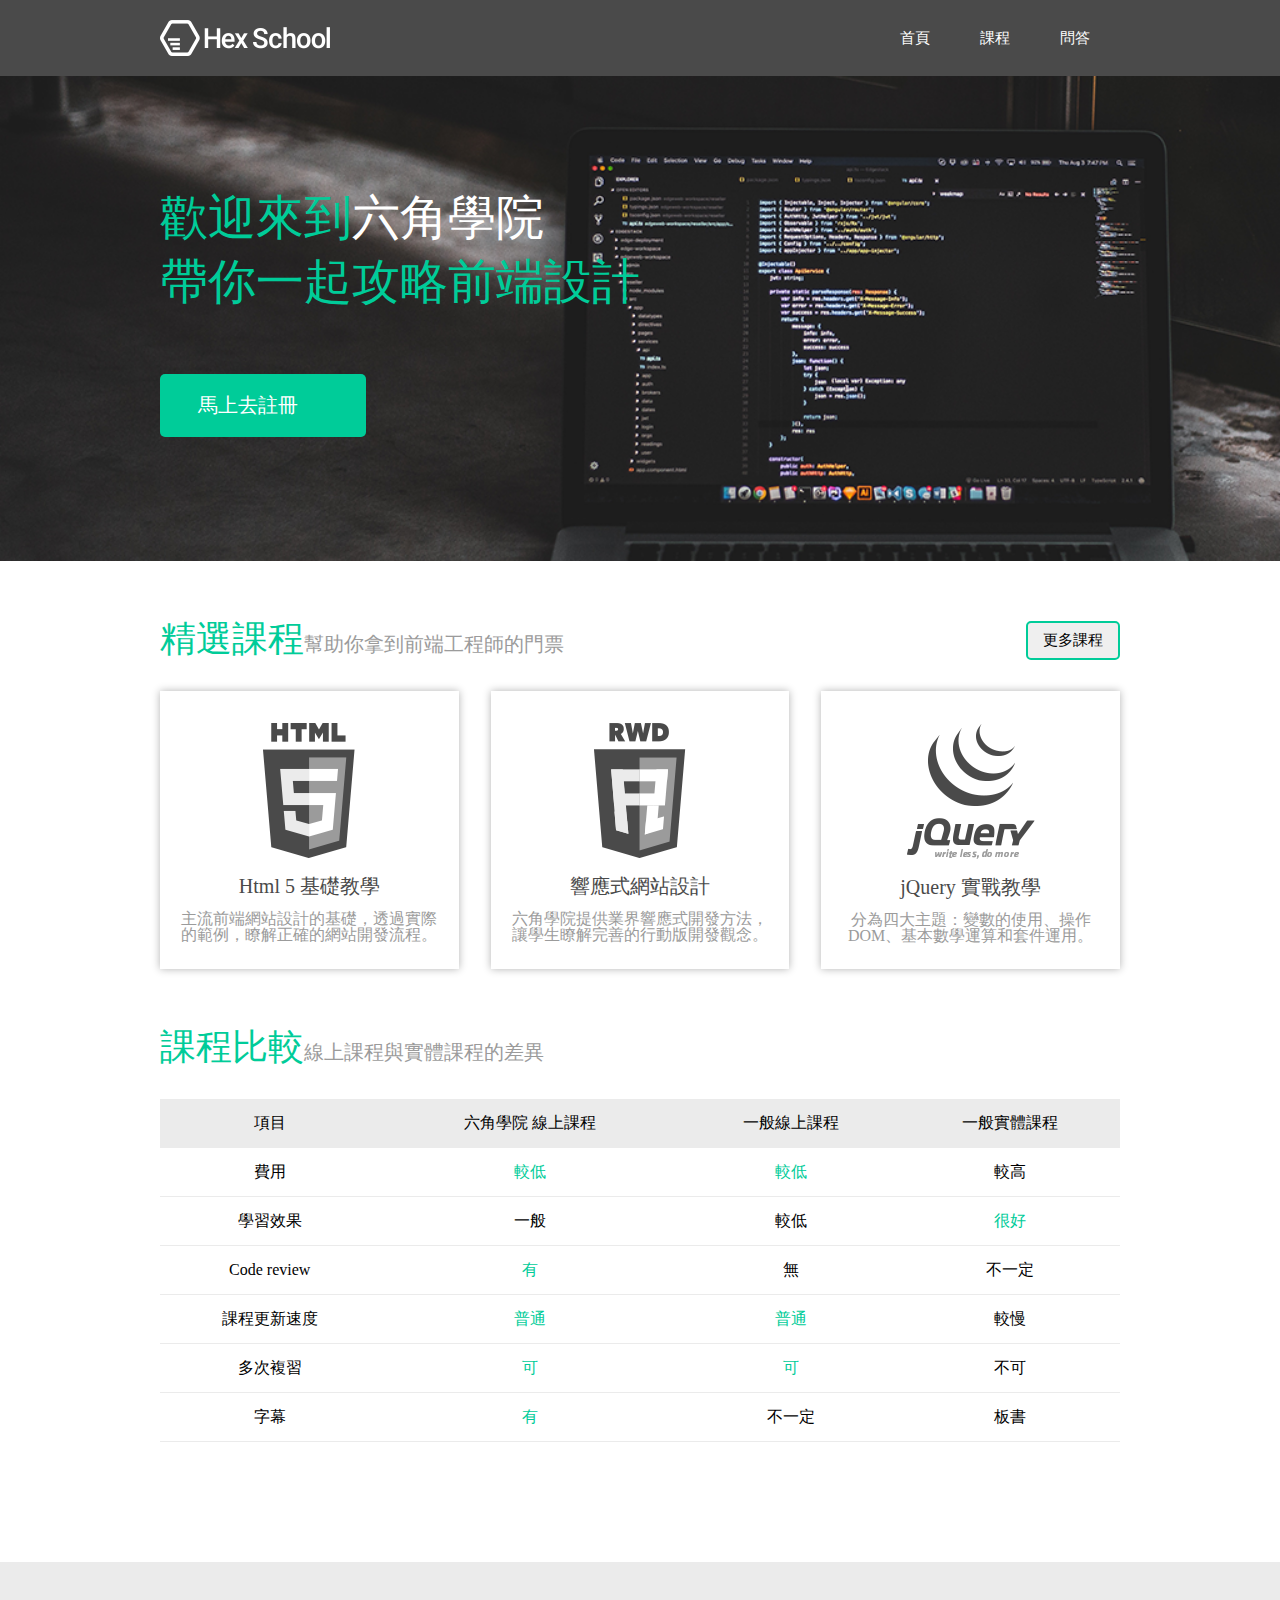
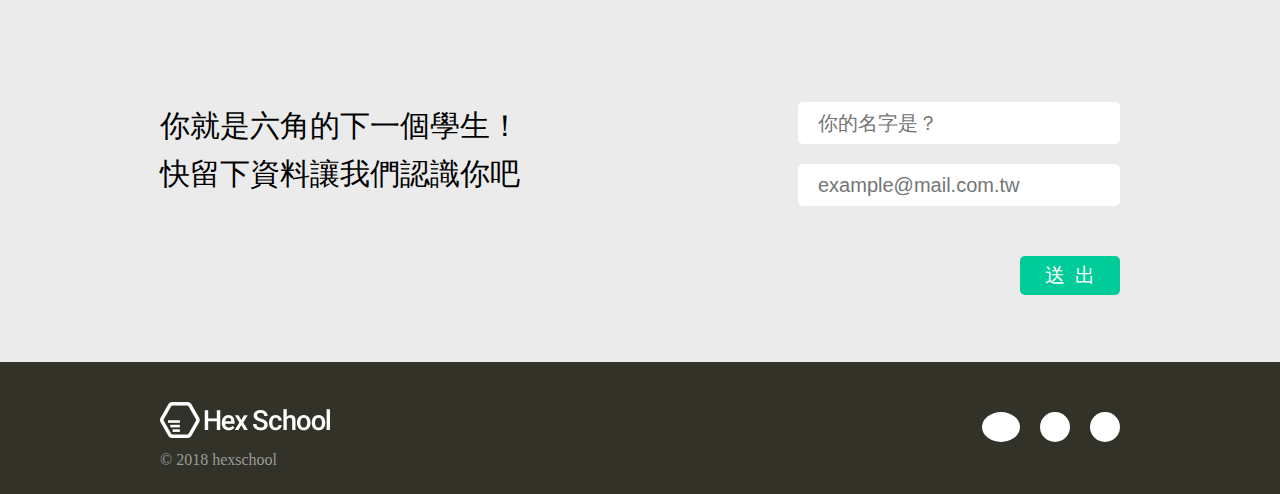
<file: index.html>
<!DOCTYPE html>
<html lang="en">

<head>
    <meta charset="UTF-8">
    <title>六角學院</title>
    <link rel="stylesheet" href="style.css">
    <link rel="stylesheet" href="https://use.fontawesome.com/releases/v5.2.0/css/all.css" integrity="sha384-hWVjflwFxL6sNzntih27bfxkr27PmbbK/iSvJ+a4+0owXq79v+lsFkW54bOGbiDQ" crossorigin="anonymous">
    <script src="js/jquery-3.1.1.min.js"></script>
    <script src="js/all.js"></script>
    <meta name="viewport" content="width=device-width, user-scalable=no, initial-scale=1.0, maximum-scale=1.0, minimum-scale=1.0">
    
    <body>
        <div class="head">
            <div class="container">
            <h1>
			<a href="#">Hex School</a>
			</h1>
                <div>
                    <ul class="menu">
                        <li><a href="index.html">首頁</a></li>
                        <li><a href="couses.html">課程</a></li>
                        <li><a href="faq.html">問答</a></li>
                    </ul>
                    <a href="#" class="showmenu">
                        <ul>
                            <li class="line"></li>
                            <li class="line"></li>
                            <li class="line"></li>
                        </ul>
                    </a>
                </div>
            </div>
        </div>

        <div class="banner home-banner">
            <div class="container">
                <h2>歡迎來到<span>六角學院</span>
				<br>
				帶你一起攻略前端設計
				</h2>
                <button>
                    馬上去註冊<i class="fas fa-arrow-right"></i>
                </button>
            </div>
        </div>

        <div class="content">
        	<div class="container">
        		<div class="course">
        			<div class="title">
        				<h2>精選課程<span>幫助你拿到前端工程師的門票</span></h2>
        				<button>更多課程</button>
        			</div>
        			<div class="couses_list">
        				<div class="course_detail">
        					<img src="img/html.png" alt="">
        					<h3>Html 5 基礎教學</h3>
        					<p>主流前端網站設計的基礎，透過實際的範例，瞭解正確的網站開發流程。</p>
        				</div>
        				<div class="course_detail">
        					<img src="img/rwd.png" alt="">
        					<h3>響應式網站設計</h3>
        					<p>六角學院提供業界響應式開發方法，讓學生瞭解完善的行動版開發觀念。</p>
        				</div>
        				<div class="course_detail">
        					<img src="img/jquery.png" alt="">
        					<h3>jQuery 實戰教學</h3>
        					<p>分為四大主題：變數的使用、操作DOM、基本數學運算和套件運用。</p>
        				</div>
        			</div>
        		</div>
        		<div class="compare">
        			<div class="title">
        				<h2>課程比較<span>線上課程與實體課程的差異</span></h2>
        			</div>
        			<table>
        				<tr>
        					<td>項目</td>
        					<td>六角學院 線上課程</td>
        					<td>一般線上課程</td>
        					<td>一般實體課程</td>
        				</tr>
        				<tr>
        					<td>費用</td>
        					<td><span>較低</span></td>
        					<td><span>較低</span></td>
        					<td>較高</td>
        				</tr>
        				<tr>
        					<td>學習效果</td>
        					<td>一般</td>
        					<td>較低</td>
        					<td><span>很好</span></td>
        				</tr>
        				<tr>
        					<td>Code review</td>
        					<td><span>有</span></td>
        					<td>無</td>
        					<td>不一定</td>
        				</tr>
        				<tr>
        					<td>課程更新速度</td>
        					<td><span>普通</span></td>
        					<td><span>普通</span></td>
        					<td>較慢</td>
        				</tr>
        				<tr>
        					<td>多次複習</td>
        					<td><span>可</span></td>
        					<td><span>可</span></td>
        					<td>不可</td>
        				</tr>
        				<tr>
        					<td>字幕</td>

        					<td><span>有</span></td>
        					<td>不一定</td>
        					<td>板書</td>
        				</tr>
        			</table>
        		</div>
        	</div>
        </div>
        
        <div class="contact home-contact">
        	<div class="container">
        		<p>
        			你就是六角的下一個學生！<br>快留下資料讓我們認識你吧
        		</p>
        		<form action="">
        		<input type="text" name="name" placeholder="你的名字是？">
        		<input type="email" name="email" placeholder="example@mail.com.tw">
        		<button type="submit">送出</button>
        	</form>
        	</div>
        </div>

		<div class="footer">
			<div class="container">
				<div class="logo">
					<h1>
						<a href="#">Hex School</a>
					</h1>
					<p>© 2018 hexschool</p>
				</div>
			<div class="icon">
				<ul>
					<li><a href="#"><i class="fab fa-facebook-f"></i></a></li>
					<li><a href="#"><i class="fab fa-twitter"></i></a></li>
					<li><a href="#"><i class="fab fa-instagram"></i></a></li>
				</ul>
			</div>
			</div>
		</div>
    </body>

</html>
</file>
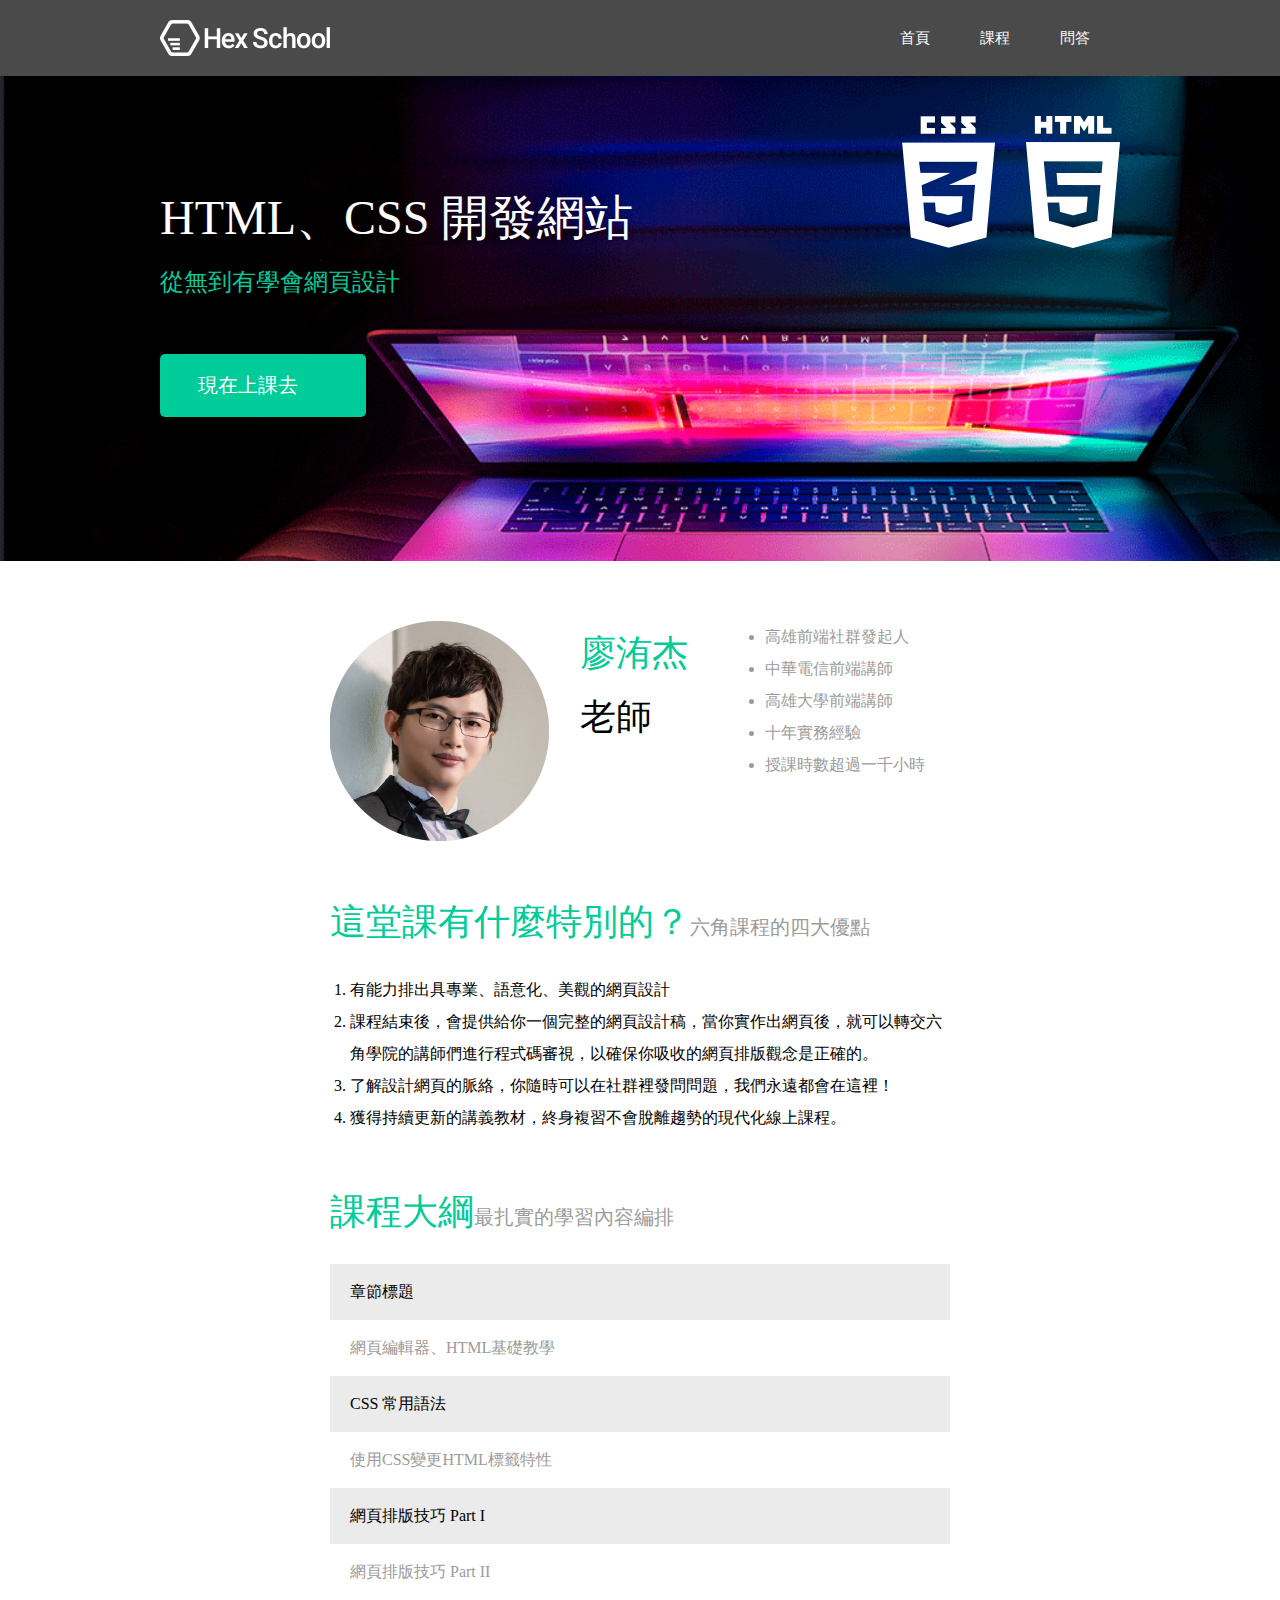
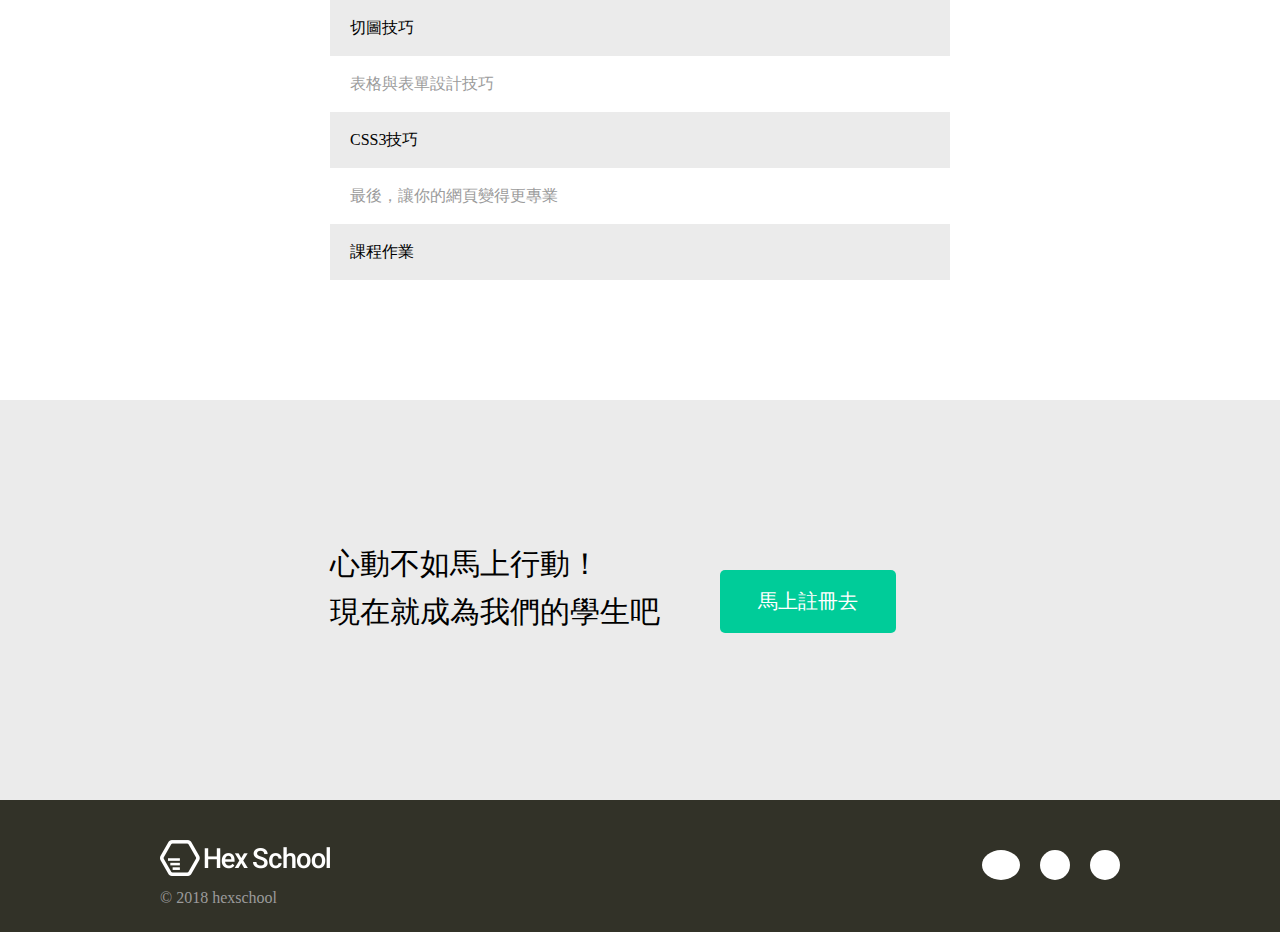
<file: couses.html>
<!DOCTYPE html>
<html lang="en">

<head>
    <meta charset="UTF-8">
    <title>六角學院</title>
    <link rel="stylesheet" href="style.css">
    <link rel="stylesheet" href="https://use.fontawesome.com/releases/v5.2.0/css/all.css" integrity="sha384-hWVjflwFxL6sNzntih27bfxkr27PmbbK/iSvJ+a4+0owXq79v+lsFkW54bOGbiDQ" crossorigin="anonymous">
    <script src="js/jquery-3.1.1.min.js"></script>
    <script src="js/all.js"></script>
    <meta name="viewport" content="width=device-width, user-scalable=no, initial-scale=1.0, maximum-scale=1.0, minimum-scale=1.0">

    <body>
        <div class="head">
            <div class="container">
            <h1>
			<a href="#">Hex School</a>
			</h1>
                <div>
                    <ul class="menu">
                        <li><a href="index.html">首頁</a></li>
                        <li><a href="couses.html">課程</a></li>
                        <li><a href="faq.html">問答</a></li>
                    </ul>
                    <a href="#" class="showmenu">
                        <ul>
                            <li class="line"></li>
                            <li class="line"></li>
                            <li class="line"></li>
                        </ul>
                    </a>
                </div>
            </div>
        </div>

        <div class="banner course-banner">
            <div class="container">
                <div class="info">
                    <h2><span>HTML、CSS 開發網站</span>
                    <br>
                    <h4>從無到有學會網頁設計</h4>
                    </h2>
                    <button>
                        現在上課去<i class="fas fa-arrow-right"></i>
                    </button>    
                </div>
                <div class="icons">
                    <div class="icon"><img src="img/html-icon.png" alt=""></div>
                    <div class="icon"><img src="img/css-icon.png" alt=""></div>
                </div>
            </div>
        </div>
        
        <div class="content">
            <div class="container-s">
        		<div class="teacher">
                    <div class="pic">
                        <img src="img/teacher.png" alt="">
                    </div>
                    <div class="name">
                        <h2>
                            <span>廖洧杰</span><br>老師
                        </h2>
                    </div>
                    <div class="experience">
                        <ul>
                            <li>高雄前端社群發起人</li>
                            <li>中華電信前端講師</li>
                            <li>高雄大學前端講師</li>
                            <li>十年實務經驗</li>
                            <li>授課時數超過一千小時</li>
                        </ul>
                    </div>
                </div>
                <div class="specail">
                    <div class="title">
                        <h2>這堂課有什麼特別的？<span>六角課程的四大優點</span></h2>
                    </div>  
                    <ol>
                          <li>有能力排出具專業、語意化、美觀的網頁設計</li>
                          <li>課程結束後，會提供給你一個完整的網頁設計稿，當你實作出網頁後，就可以轉交六角學院的講師們進行程式碼審視，以確保你吸收的網頁排版觀念是正確的。</li>
                          <li>了解設計網頁的脈絡，你隨時可以在社群裡發問問題，我們永遠都會在這裡！</li>
                          <li>獲得持續更新的講義教材，終身複習不會脫離趨勢的現代化線上課程。</li>
                      </ol>  
                </div>
                <div class="outline">
                    <div class="title">
                        <h2>課程大綱<span>最扎實的學習內容編排</span></h2>
                    </div>
                    <table>
                        <tr>
                            <td>章節標題</td>
                        </tr>
                        <tr>
                            <td>網頁編輯器、HTML基礎教學</td>
                        </tr>
                        <tr>
                            <td>CSS 常用語法</td>
                        </tr>
                        <tr>
                            <td>使用CSS變更HTML標籤特性</td>
                        </tr>
                        <tr>
                            <td>網頁排版技巧 Part I</td>
                        </tr>
                        <tr>
                            <td>網頁排版技巧 Part II</td>
                        </tr>
                        <tr>
                            <td>切圖技巧</td>
                        </tr>
                        <tr>
                            <td>表格與表單設計技巧</td>
                        </tr>
                        <tr>
                            <td>CSS3技巧</td>
                        </tr>
                        <tr>
                            <td>最後，讓你的網頁變得更專業</td>
                        </tr>
                        <tr>
                            <td>課程作業</td>
                        </tr>
                    </table> 
                </div>
        	</div>
        </div>
        
        <div class="contact course-contact">
        	<div class="container-s">
        		<p>
        			心動不如馬上行動！<br>現在就成為我們的學生吧
        		</p>
        		<button>馬上註冊去</button>
        	</form>
        	</div>
        </div>

		<div class="footer">
			<div class="container">
				<div class="logo">
					<h1>
						<a href="#">Hex School</a>
					</h1>
					<p>© 2018 hexschool</p>
				</div>
			<div class="icon">
				<ul>
					<li><a href="#"><i class="fab fa-facebook-f"></i></a></li>
					<li><a href="#"><i class="fab fa-twitter"></i></a></li>
					<li><a href="#"><i class="fab fa-instagram"></i></a></li>
				</ul>
			</div>
			</div>
		</div>
    </body>

</html>
</file>
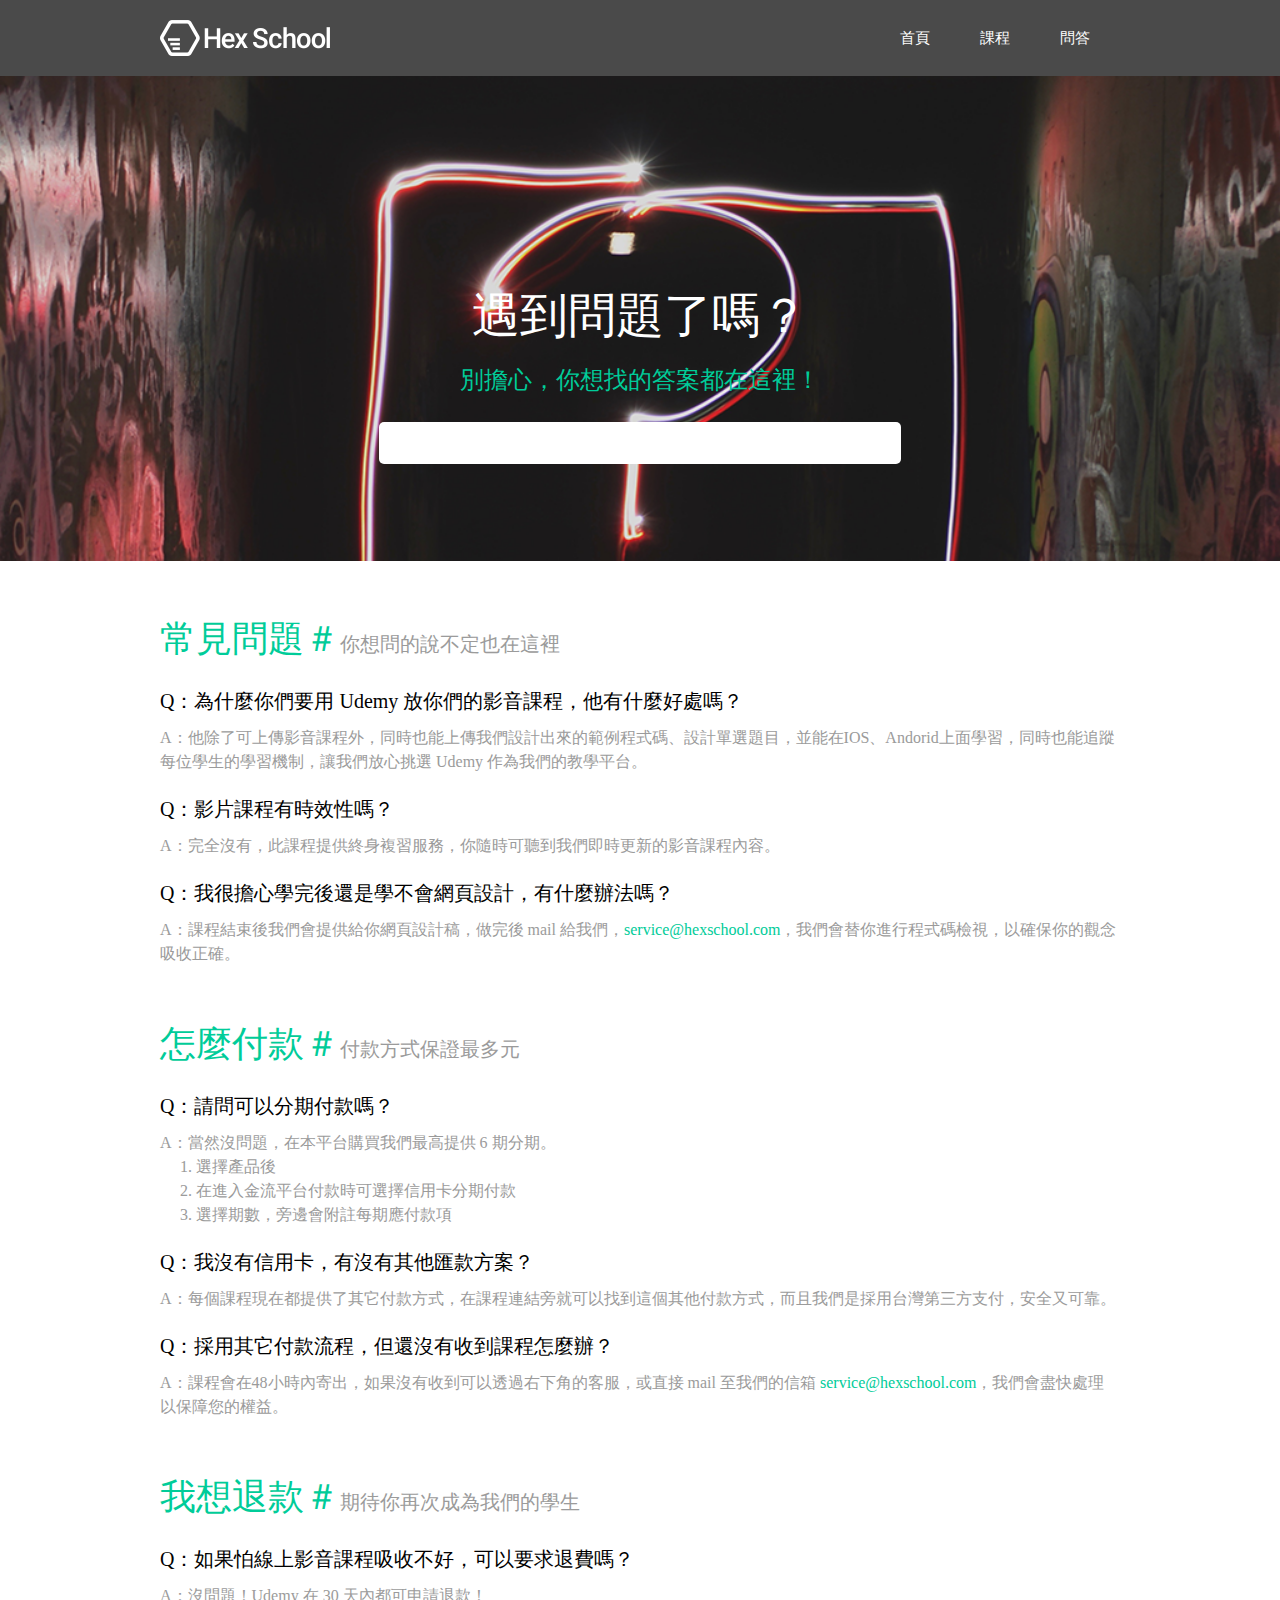
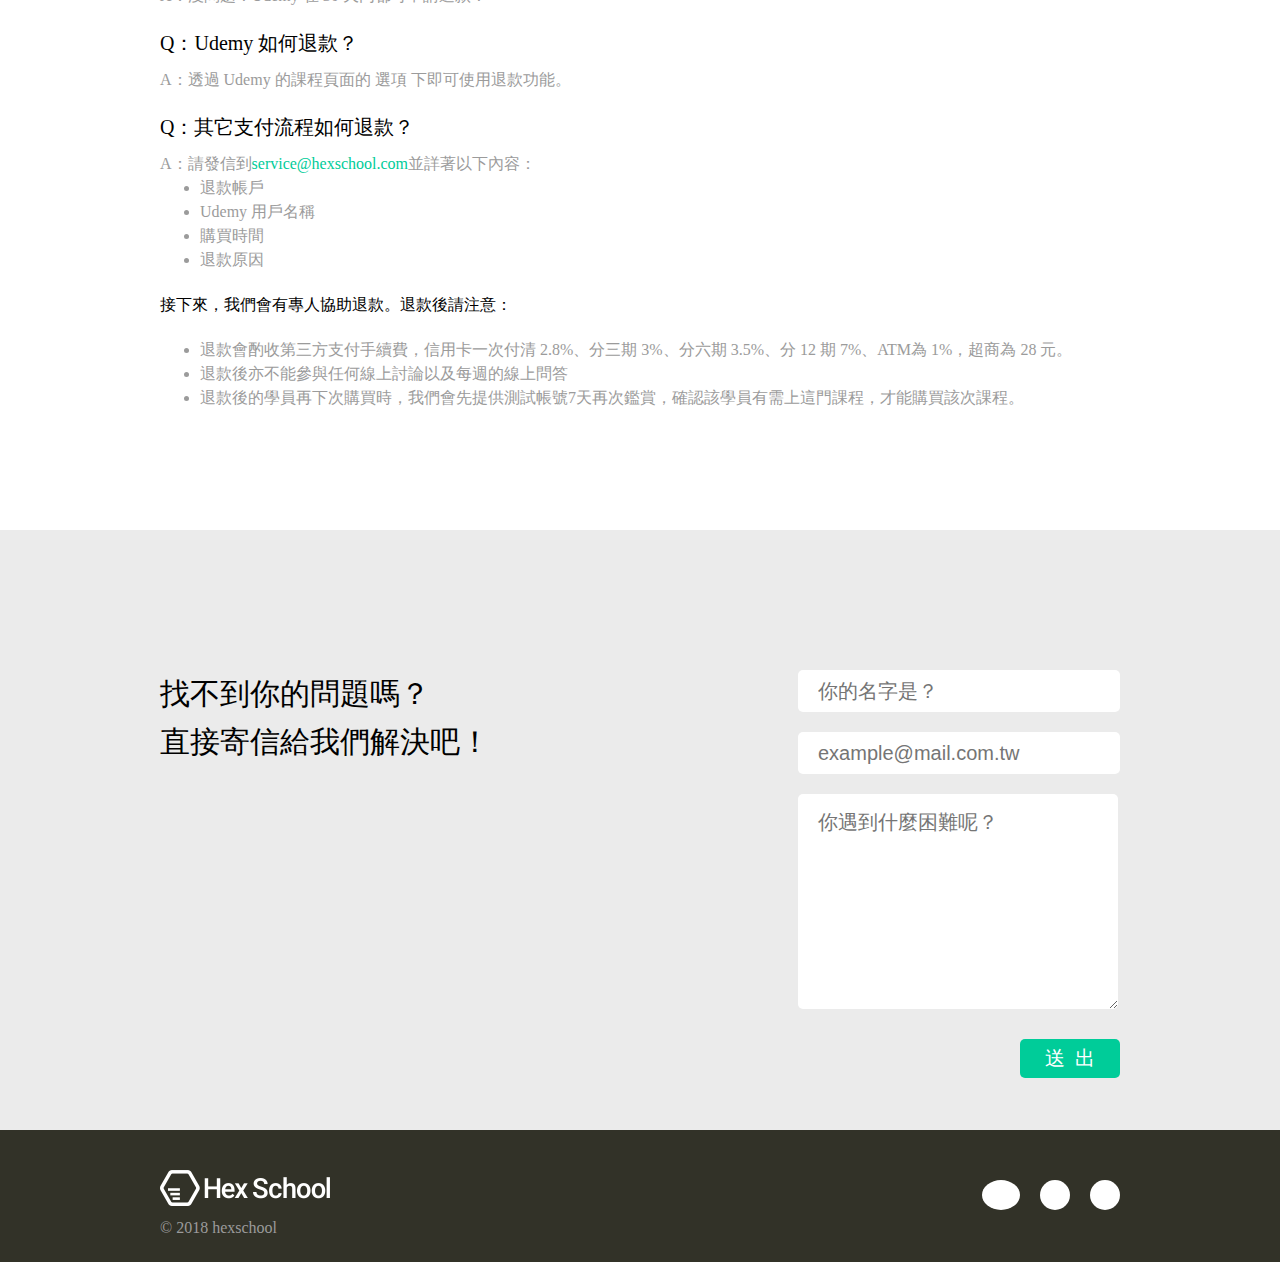
<file: faq.html>
<!DOCTYPE html>
<html lang="en">

<head>
    <meta charset="UTF-8">
    <title>六角學院</title>
    <link rel="stylesheet" href="style.css">
    <link rel="stylesheet" href="https://use.fontawesome.com/releases/v5.2.0/css/all.css" integrity="sha384-hWVjflwFxL6sNzntih27bfxkr27PmbbK/iSvJ+a4+0owXq79v+lsFkW54bOGbiDQ" crossorigin="anonymous">
    <script src="js/jquery-3.1.1.min.js"></script>
    <script src="js/all.js"></script>
    <meta name="viewport" content="width=device-width, user-scalable=no, initial-scale=1.0, maximum-scale=1.0, minimum-scale=1.0">

    <body>
        <div class="head">
            <div class="container">
	            <h1>
				<a href="#">Hex School</a>
				</h1>
	            <div>
	                <ul class="menu">
	                    <li><a href="index.html">首頁</a></li>
	                    <li><a href="couses.html">課程</a></li>
	                    <li><a href="faq.html">問答</a></li>
	                </ul>
	                <a href="#" class="showmenu">
	                	<ul>
	                		<li class="line"></li>
	                		<li class="line"></li>
	                		<li class="line"></li>
	                	</ul>
	                </a>
	            </div>
            </div>
        </div>

        <div class="banner faq-banner">
            <div class="container">
                <div class="info">
                    <h2><span>遇到問題了嗎？</span>
                    <br>
                    <h4>別擔心，你想找的答案都在這裡！</h4>
                    </h2>
                    <div class="search">
                    	<input type="text">
                    	<button type="submit"><i class="fas fa-search"></i></button>
                    </div>
                </div>
            </div>
        </div>

        <div class="content">
        	<div class="container">
        		<div class="faq-list">
        			<div class="faq">
        				<div class="title">
        					<h2>常見問題＃<span>你想問的說不定也在這裡</span></h2>
        				</div>
        				<ul>
        					<li class="question">Q：為什麼你們要用 Udemy 放你們的影音課程，他有什麼好處嗎？</li>
        					<li class="answer">A：他除了可上傳影音課程外，同時也能上傳我們設計出來的範例程式碼、設計單選題目，並能在IOS、Andorid上面學習，同時也能追蹤每位學生的學習機制，讓我們放心挑選 Udemy 作為我們的教學平台。</li>
        					<li class="question">Q：影片課程有時效性嗎？</li>
        					<li class="answer">A：完全沒有，此課程提供終身複習服務，你隨時可聽到我們即時更新的影音課程內容。</li>
        					<li class="question">Q：我很擔心學完後還是學不會網頁設計，有什麼辦法嗎？</li>
        					<li class="answer">A：課程結束後我們會提供給你網頁設計稿，做完後 mail 給我們，<a href="#">service@hexschool.com</a>，我們會替你進行程式碼檢視，以確保你的觀念吸收正確。</li>
        				</ul>
        			</div>
        			<div class="pay">
        				<div class="title">
        					<h2>怎麼付款＃<span>付款方式保證最多元</span></h2>
        				</div>
						<ul>
							<li class="question">Q：請問可以分期付款嗎？
							<li class="answer">A：當然沒問題，在本平台購買我們最高提供 6 期分期。
								<ul class="answer">
									<li>1.	選擇產品後</li>
									<li>2.	在進入金流平台付款時可選擇信用卡分期付款</li>
									<li>3.	選擇期數，旁邊會附註每期應付款項</li>
								</ul>
							</li>
							</li>
							<li class="question">Q：我沒有信用卡，有沒有其他匯款方案？</li>
							<li class="answer">A：每個課程現在都提供了其它付款方式，在課程連結旁就可以找到這個其他付款方式，而且我們是採用台灣第三方支付，安全又可靠。</li>
							<li class="question">Q：採用其它付款流程，但還沒有收到課程怎麼辦？</li>
							<li class="answer">A：課程會在48小時內寄出，如果沒有收到可以透過右下角的客服，或直接 mail 至我們的信箱 <a href="#">service@hexschool.com</a>，我們會盡快處理以保障您的權益。</li>
						</ul>
        			</div>
        			<div class="refound">
        				<div class="title">
        					<h2>我想退款＃<span>期待你再次成為我們的學生</span></h2>
        				</div>
						<ul>
							<li class="question">Q：如果怕線上影音課程吸收不好，可以要求退費嗎？</li>
							<li class="answer">A：沒問題！Udemy 在 30 天內都可申請退款！</li>
							<li class="question">Q：Udemy 如何退款？</li>
							<li class="answer">A：透過 Udemy 的課程頁面的 選項 下即可使用退款功能。</li>
							<li class="question">Q：其它支付流程如何退款？</li>
							<li class="answer">A：請發信到<a href="#">service@hexschool.com</a>並詳著以下內容：
								<ul class="answer">
									<li>退款帳戶</li>
									<li>Udemy 用戶名稱</li>
									<li>購買時間</li>
									<li>退款原因</li>
								</ul>
							</li>
							<li class="notice">接下來，我們會有專人協助退款。退款後請注意：</li>
							<li>
								<ul class="answer">
									<li>退款會酌收第三方支付手續費，信用卡一次付清 2.8%、分三期 3%、分六期 3.5%、分 12 期 7%、ATM為 1%，超商為 28 元。</li>
									<li>退款後亦不能參與任何線上討論以及每週的線上問答</li>
									<li>退款後的學員再下次購買時，我們會先提供測試帳號7天再次鑑賞，確認該學員有需上這門課程，才能購買該次課程。</li>
								</ul>
							</li>
						</ul>
        			</div>
        		</div>
        	</div>
        </div>
        
        <div class="contact faq-contact">
        	<div class="container">
        		<p>
        			找不到你的問題嗎？<br>直接寄信給我們解決吧！
        		</p>
        		<form action="">
        		<input type="text" name="name" placeholder="你的名字是？">
        		<input type="email" name="email" placeholder="example@mail.com.tw">
        		<textarea name="" id="" cols="30" rows="10" placeholder="你遇到什麼困難呢？"></textarea>
        		<button type="submit">送出</button>
        	</form>
        	</div>
        </div>

		<div class="footer">
			<div class="container">
				<div class="logo">
					<h1>
						<a href="#">Hex School</a>
					</h1>
					<p>© 2018 hexschool</p>
				</div>
			<div class="icon">
				<ul>
					<li><a href="#"><i class="fab fa-facebook-f"></i></a></li>
					<li><a href="#"><i class="fab fa-twitter"></i></a></li>
					<li><a href="#"><i class="fab fa-instagram"></i></a></li>
				</ul>
			</div>
			</div>
		</div>
    </body>

</html>
</file>
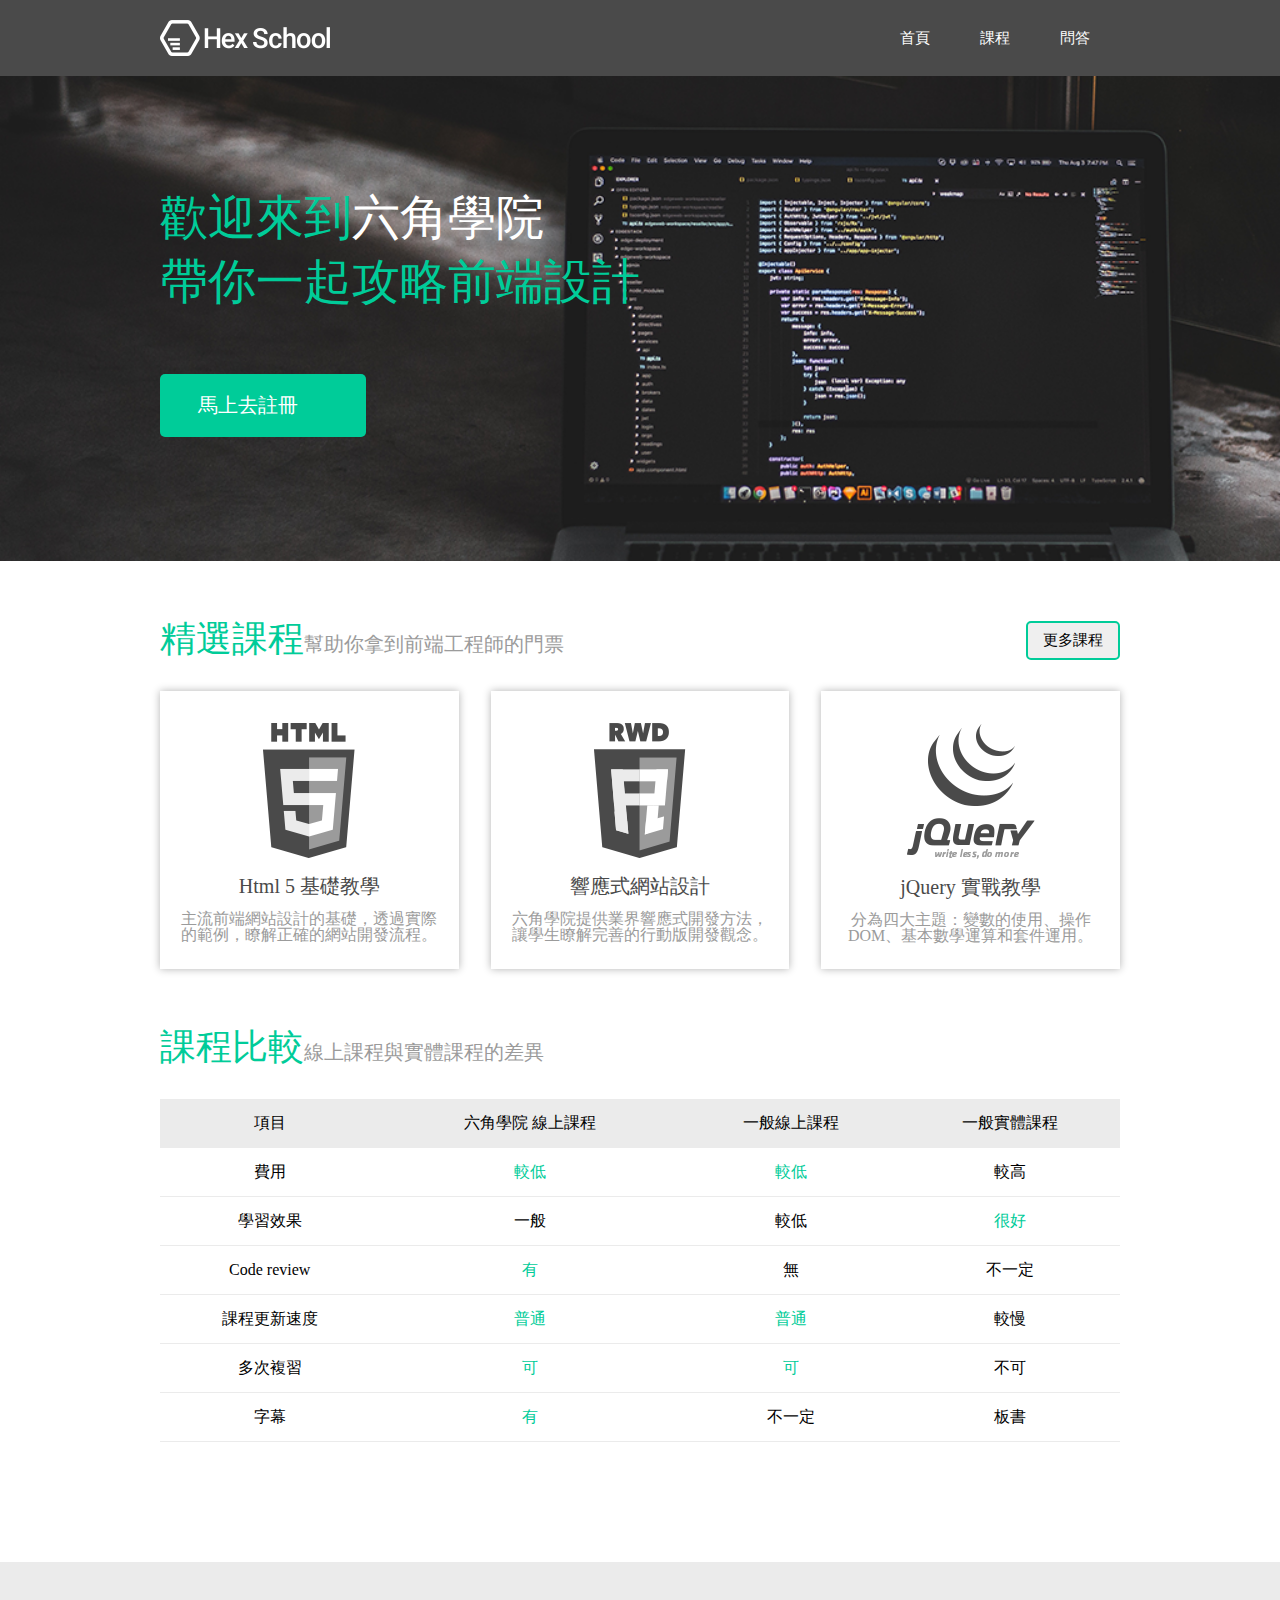
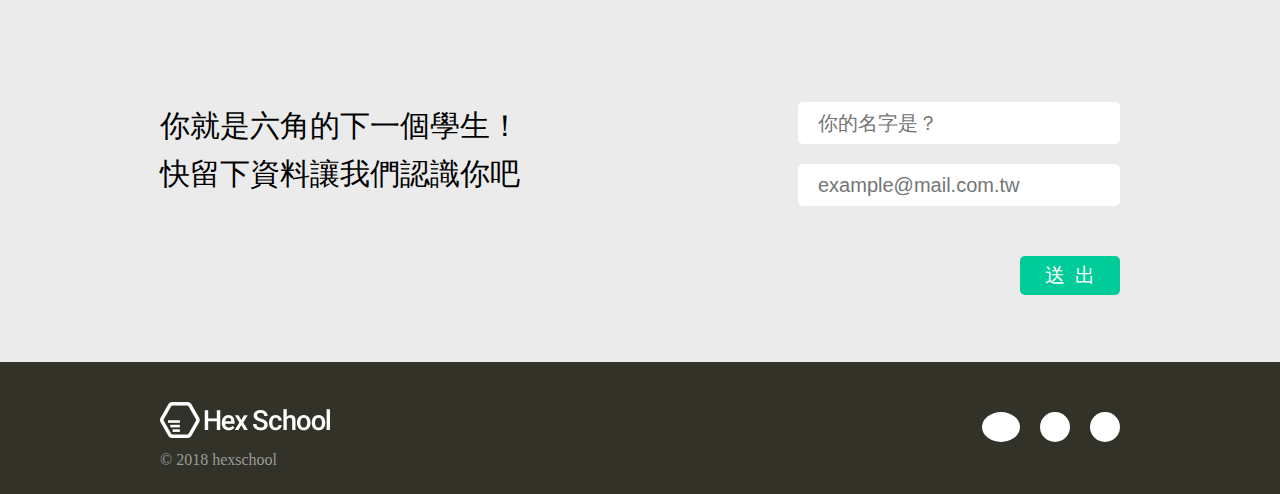
<file: home.html>
<!DOCTYPE html>
<html lang="en">

<head>
    <meta charset="UTF-8">
    <title>六角學院</title>
    <link rel="stylesheet" href="style.css">
    <link rel="stylesheet" href="https://use.fontawesome.com/releases/v5.2.0/css/all.css" integrity="sha384-hWVjflwFxL6sNzntih27bfxkr27PmbbK/iSvJ+a4+0owXq79v+lsFkW54bOGbiDQ" crossorigin="anonymous">
    <script src="js/jquery-3.1.1.min.js"></script>
    <script src="js/all.js"></script>
    <meta name="viewport" content="width=device-width, user-scalable=no, initial-scale=1.0, maximum-scale=1.0, minimum-scale=1.0">
    
    <body>
        <div class="head">
            <div class="container">
            <h1>
			<a href="#">Hex School</a>
			</h1>
                <div>
                    <ul class="menu">
                        <li><a href="home.html">首頁</a></li>
                        <li><a href="couses.html">課程</a></li>
                        <li><a href="faq.html">問答</a></li>
                    </ul>
                    <a href="#" class="showmenu">
                        <ul>
                            <li class="line"></li>
                            <li class="line"></li>
                            <li class="line"></li>
                        </ul>
                    </a>
                </div>
            </div>
        </div>

        <div class="banner home-banner">
            <div class="container">
                <h2>歡迎來到<span>六角學院</span>
				<br>
				帶你一起攻略前端設計
				</h2>
                <button>
                    馬上去註冊<i class="fas fa-arrow-right"></i>
                </button>
            </div>
        </div>

        <div class="content">
        	<div class="container">
        		<div class="course">
        			<div class="title">
        				<h2>精選課程<span>幫助你拿到前端工程師的門票</span></h2>
        				<button>更多課程</button>
        			</div>
        			<div class="couses_list">
        				<div class="course_detail">
        					<img src="img/html.png" alt="">
        					<h3>Html 5 基礎教學</h3>
        					<p>主流前端網站設計的基礎，透過實際的範例，瞭解正確的網站開發流程。</p>
        				</div>
        				<div class="course_detail">
        					<img src="img/rwd.png" alt="">
        					<h3>響應式網站設計</h3>
        					<p>六角學院提供業界響應式開發方法，讓學生瞭解完善的行動版開發觀念。</p>
        				</div>
        				<div class="course_detail">
        					<img src="img/jquery.png" alt="">
        					<h3>jQuery 實戰教學</h3>
        					<p>分為四大主題：變數的使用、操作DOM、基本數學運算和套件運用。</p>
        				</div>
        			</div>
        		</div>
        		<div class="compare">
        			<div class="title">
        				<h2>課程比較<span>線上課程與實體課程的差異</span></h2>
        			</div>
        			<table>
        				<tr>
        					<td>項目</td>
        					<td>六角學院 線上課程</td>
        					<td>一般線上課程</td>
        					<td>一般實體課程</td>
        				</tr>
        				<tr>
        					<td>費用</td>
        					<td><span>較低</span></td>
        					<td><span>較低</span></td>
        					<td>較高</td>
        				</tr>
        				<tr>
        					<td>學習效果</td>
        					<td>一般</td>
        					<td>較低</td>
        					<td><span>很好</span></td>
        				</tr>
        				<tr>
        					<td>Code review</td>
        					<td><span>有</span></td>
        					<td>無</td>
        					<td>不一定</td>
        				</tr>
        				<tr>
        					<td>課程更新速度</td>
        					<td><span>普通</span></td>
        					<td><span>普通</span></td>
        					<td>較慢</td>
        				</tr>
        				<tr>
        					<td>多次複習</td>
        					<td><span>可</span></td>
        					<td><span>可</span></td>
        					<td>不可</td>
        				</tr>
        				<tr>
        					<td>字幕</td>

        					<td><span>有</span></td>
        					<td>不一定</td>
        					<td>板書</td>
        				</tr>
        			</table>
        		</div>
        	</div>
        </div>
        
        <div class="contact home-contact">
        	<div class="container">
        		<p>
        			你就是六角的下一個學生！<br>快留下資料讓我們認識你吧
        		</p>
        		<form action="">
        		<input type="text" name="name" placeholder="你的名字是？">
        		<input type="email" name="email" placeholder="example@mail.com.tw">
        		<button type="submit">送出</button>
        	</form>
        	</div>
        </div>

		<div class="footer">
			<div class="container">
				<div class="logo">
					<h1>
						<a href="#">Hex School</a>
					</h1>
					<p>© 2018 hexschool</p>
				</div>
			<div class="icon">
				<ul>
					<li><a href="#"><i class="fab fa-facebook-f"></i></a></li>
					<li><a href="#"><i class="fab fa-twitter"></i></a></li>
					<li><a href="#"><i class="fab fa-instagram"></i></a></li>
				</ul>
			</div>
			</div>
		</div>
    </body>

</html>
</file>
<file: style.css>
html, body, div, span, applet, object, iframe,
h1, h2, h3, h4, h5, h6, p, blockquote, pre,
a, abbr, acronym, address, big, cite, code,
del, dfn, em, img, ins, kbd, q, s, samp,
small, strike, strong, sub, sup, tt, var,
b, u, i, center,
dl, dt, dd, ol, ul, li,
fieldset, form, label, legend,
table, caption, tbody, tfoot, thead, tr, th, td,
article, aside, canvas, details, embed, 
figure, figcaption, footer, header, hgroup, 
menu, nav, output, ruby, section, summary,
time, mark, audio, video {
	margin: 0;
	padding: 0;
	border: 0;
	font-size: 100%;
	font: inherit;
	vertical-align: baseline;
}
/* HTML5 display-role reset for older browsers */
article, aside, details, figcaption, figure, 
footer, header, hgroup, menu, nav, section {
	display: block;
}
body {
	line-height: 1;
}
ol, ul {
	list-style: none;
}
blockquote, q {
	quotes: none;
}
blockquote:before, blockquote:after,
q:before, q:after {
	content: '';
	content: none;
}
table {
	border-collapse: collapse;
	border-spacing: 0;
}

/*<========== main css / allstyle ==========>*/

.container {
	max-width: 960px;
	margin: 0 auto
}

.container-s {
	max-width: 620px;
	margin: 0 auto
}


.home-banner {
	background-image: url(img/bg.png);
}

.course-banner {
	background-image: url(img/course-bg.png);
}

.home-banner {
	background-image: url(img/bg.png);
}

.faq-banner {
	background-image: url(img/faq-bg.png);
}

.head {
	background-color: #4a4a4a;
	height: 76px;
	width: auto;
}

.head h1 a {
	background-image: url(img/header_logo.png);
    width: 170px;
    height: 36px;
    display: block;
    text-indent: 101%;
    overflow: hidden;
    white-space: nowrap;
    float: left;
    margin-top: 20px;
}

.menu {
	float: right;
	margin: 30px;
}

.menu li {
	float: left;
}

.menu li a {
	text-decoration: none;
    color: #fff;
    font-size: 15px;
    margin-left: 50px;
}

.menu li a:hover {
	color: #00cc99;
	border-bottom: 7px solid #00cc99;
	padding-bottom: 20px;
}

.banner {
	height: 485px;
    background-size: cover;
    width: 100%;
}

.banner h2 {
	font-size: 48px;
    color: #00cc99;
    padding-top: 110px;
    line-height: 4rem;
    font-weight: 500;
}

.banner h2 span {
	color: #fff;
}

.banner button {
	margin-top: 60px;
    padding: 18px 38px;
    background-color: #00cc99;
    border: none;
    border-radius: 5px;
    font-size: 20px;
    color: #fff;
    cursor: pointer;
}

.banner .fa-arrow-right {
	margin-left: 30px;
}

.showmenu {
	display: none;
}

/*<========== main css / home-content ==========>*/

.content {
	padding: 60px 20px;
}

.content .title h2 {
	font-size: 36px;
	color: #00cc99;
	float: left;
}

.content .title {
	height: 40px;
}


.course .title button {
	float: right;
	font-size: 15px;
	padding: 8px 15px;
	border: #00cc99 solid 2px;
	border-radius: 5px;
	float: right;
}

.content .title span {
	font-size: 20px;
	color: #9b9b9b;
}

.course .couses_list {
	clear: both;
	display: flex;
	justify-content: space-between;
	padding-top: 30px;
}

.course_detail {
    width: 28%;
    padding: 25px 15px;
    box-shadow: 0 0 8px rgba(0,0,0,0.3);
    text-align: center;
}

.course_detail h3 {
	margin-top: 15px;
    font-size: 20px;
    color: #4a4a4a;
}

.course_detail p {
	margin-top: 15px;
    font-size: 16px;
    color: #9b9b9b;
}

.compare {
	margin: 60px 0;
	font-size: 16px;
	font-weight: 500;
}

.compare span {
	color: #00cc99;
}

.compare table {
	width: 100%;
	text-align: center;
	margin-top: 30px;
}

.compare table td {
	border-bottom: 1px solid #ebebeb;
    padding: 16px 0;
}

.compare table tr:nth-child(1) {
	background-color: #ebebeb;
}

/*<========== main css / home-contact ==========>*/

.contact {
	background-color: #ebebeb;
	padding: 140px 20px 60px;
	height: 200px;
}

.contact p {
	font-size: 30px;
    line-height: 3rem;
    font-weight: 500;
    float: left;
}

.contact form {
	float: right;
}

.contact form input, textarea {
	display: block;
    height: 40px;
    margin-bottom: 20px;
    border-radius: 5px;
    border-style: none;
    width: 300px;
    padding-left: 20px;
    font-size: 20px;
    color: #9b9b9b;
}

.contact form button {
	background-color: #00cc99;
    padding: 6px 15px 6px 25px;
    border-radius: 5px;
    float: right;
    color: #fff;
    font-size: 20px;
    letter-spacing: 10px;
    cursor: pointer;
}


/*<========== main css / footer ==========>*/

.footer {
	background-color: #323228;
	height: 132px;
}

.footer .logo {
	position: relative;
}

.logo h1 a {
	background-image: url(img/header_logo.png);
    width: 170px;
    height: 36px;
    display: block;
    text-indent: 101%;
    overflow: hidden;
    white-space: nowrap;
    float: left;
    margin-top: 40px;
}

.logo p {
	position: absolute;
    top: 90px;
    color: #9b9b9b;
}

.footer .icon {
	float: right;
}

.footer .icon li {
	float: left;
    background-color: #fff;
    border-radius: 50%;
    padding: 15px;
    margin-left: 20px;
    margin-top: 50px;
}

.footer .icon li:nth-child(1) {
	padding: 15px 19px;
}

.footer .icon a {
	color: #323228;
}

/*<========== main css / course-head ==========>*/

.course-banner h4 {
	color: #00cc99;
    font-size: 24px;
    margin-top: 20px;
}

.course-banner .info {
	float: left;
}

.course-banner .icons {
	float: right;
	margin-top: 40px;
}

.course-banner .icons .icon {
	float: left;
	margin-left: 30px;
}

/*<========== main css / course-content ==========>*/

.teacher {
	display: flex;
    justify-content: space-between;
    margin-bottom: 60px;
}

.teacher .pic {
	width: 250px;
}

.teacher .name {
	flex: 1;
}

.teacher .name h2 {
	font-size: 36px;
    color: #000;
    line-height: 4rem;
}

.teacher .name h2 span {
	color: #00cc99;
}

.teacher .experience {
	flex: 1;
}

.teacher .experience li {
	font-size: 16px;
    line-height: 2rem;
    color: #9b9b9b;
    list-style: initial;
}

.specail {
	margin-bottom: 60px;
}

.specail ol {
	margin-top: 30px;
    margin-left: 20px;
    line-height: 2rem;
    list-style: decimal;
}

.outline {
	margin-bottom: 60px;
}

.outline table {
	margin-top: 30px;
	width: 100%;
	font-weight: 500;
}

.outline table td {
	padding: 20px 0 20px 20px;
}

.outline table tr:nth-child(odd) {
	background-color: #ebebeb;
}

.outline table tr:nth-child(even) {
	color: #9b9b9b;
}

.contact button {
	margin: 30px 0 0 60px;
    padding: 18px 38px;
    background-color: #00cc99;
    border: none;
    border-radius: 5px;
    font-size: 20px;
    color: #fff;
    cursor: pointer;
}

/*<========== main css / faq-head ==========>*/

.faq-banner {
	display: flex;
    justify-content: center;
    align-items: center;
}

.faq-banner h4 {
	color: #00cc99;
    font-size: 24px;
    margin-top: 20px;
}

.faq-banner .info {
	text-align: center;
}

.faq-banner .search {
	position: relative;
}

.faq-banner .search input {
	display: block;
    height: 40px;
    margin-top: 30px;
    border-radius: 5px;
    border-style: none;
    width: 500px;
    padding-left: 20px;
    font-size: 20px;
    color: #ebebeb;
}

.faq-banner .search button {
	border: none;
    border-radius: 5px;
    font-size: 20px;
    cursor: pointer;
    background-color: transparent;
    position: absolute;
    top: 8px;
    right: 10px;
    margin: 0;
    padding: 0;
    color: #000;
}

/*<========== main css / faq-content ==========>*/

.faq-list .title {
	margin-bottom: 30px;
}

.faq-list a {
	text-decoration: none;
	color: #00cc99;
}

.faq, .pay, .refound {
	margin-bottom: 60px;
}

.faq-list .question {
	font-size: 20px;
	margin-bottom: 15px;
}

.faq-list .answer {
	color: #9b9b9b;
	margin-bottom: 25px;
	line-height: 1.5rem;
}

.pay ul.answer {
    padding-left: 20px;
}

.refound ul.answer {
	padding-left: 40px;
    list-style: initial;
}

.notice {
	margin-bottom: 25px;
}

/*<========== main css / faq-contact ==========>*/

.faq-contact {
	height: 400px;
}

.contact form textarea {
	height: 200px;
	padding: 15px 0 0 20px;
	margin-bottom: 0;
}

/*<========== main css / RWD ==========>*/

@media (max-width: 768px) {
	.couses_list {
		flex-direction: column;
	}

	.course_detail {
		width: 100%;
		box-sizing: border-box;
		margin-bottom: 30px;
	}

	.home-contact form {
    	float: left;
    	margin-top: 30px;
	}

	.home-contact {
    	height: 400px;
	}

	.course-contact button {
		margin: 30px 0;
	}

	.faq-contact {
    	height: 600px;
	}

	.faq-contact form{
    	float: left;
    	margin: 30px 0;
	}

	.course-banner .icons {
		display: none;
	}

	.teacher {
		flex-direction: column;
    	text-align: center;
	}

	.teacher .pic {
    	width: auto;
	}

	.teacher .experience li {
		list-style: none;
	}
}

@media (max-width: 480px) {
	.banner h2 {
		font-size: 36px;
	}

	.menu {
		max-height: 0;
	    overflow: hidden;
	    position: absolute;
	    top: 76px;
	    margin-top: 0;
	    background-color: #4a4a4a;
	    width: 100%;
	    text-align: center;
	    transition: 0.5s;
	}

	.menu li {
		float: none;
    	padding: 20px 0;
    	border-bottom: 1px solid rgba(255,255,255,0.1);
	}

	.menu li a {
		margin-left: 0;
	}

	.menu li a:hover {
    	border-bottom: none;
	}

	.showmenu {
		display: block;
	    position: absolute;
	    right: 20px;
	    top: 17px;
	    border: 1px solid #fff;
	    padding: 10px 10px 5px;
	    border-radius: 5px;
	    color: #fff;
	}

	.showmenu .line {
		width: 18px;
    	border-bottom: 3px solid #fff;
    	margin-bottom: 5px;
	}

	.menu-show .menu {
		max-height: 171px;
	}

	.faq-banner .search input {
    	width: 300px;
	}

	.faq-banner .search button {
		right: 50px;
	}

	.footer {
		height: 200px;	
	}

	.footer .icon {
		float: left;
	}
}
</file>
